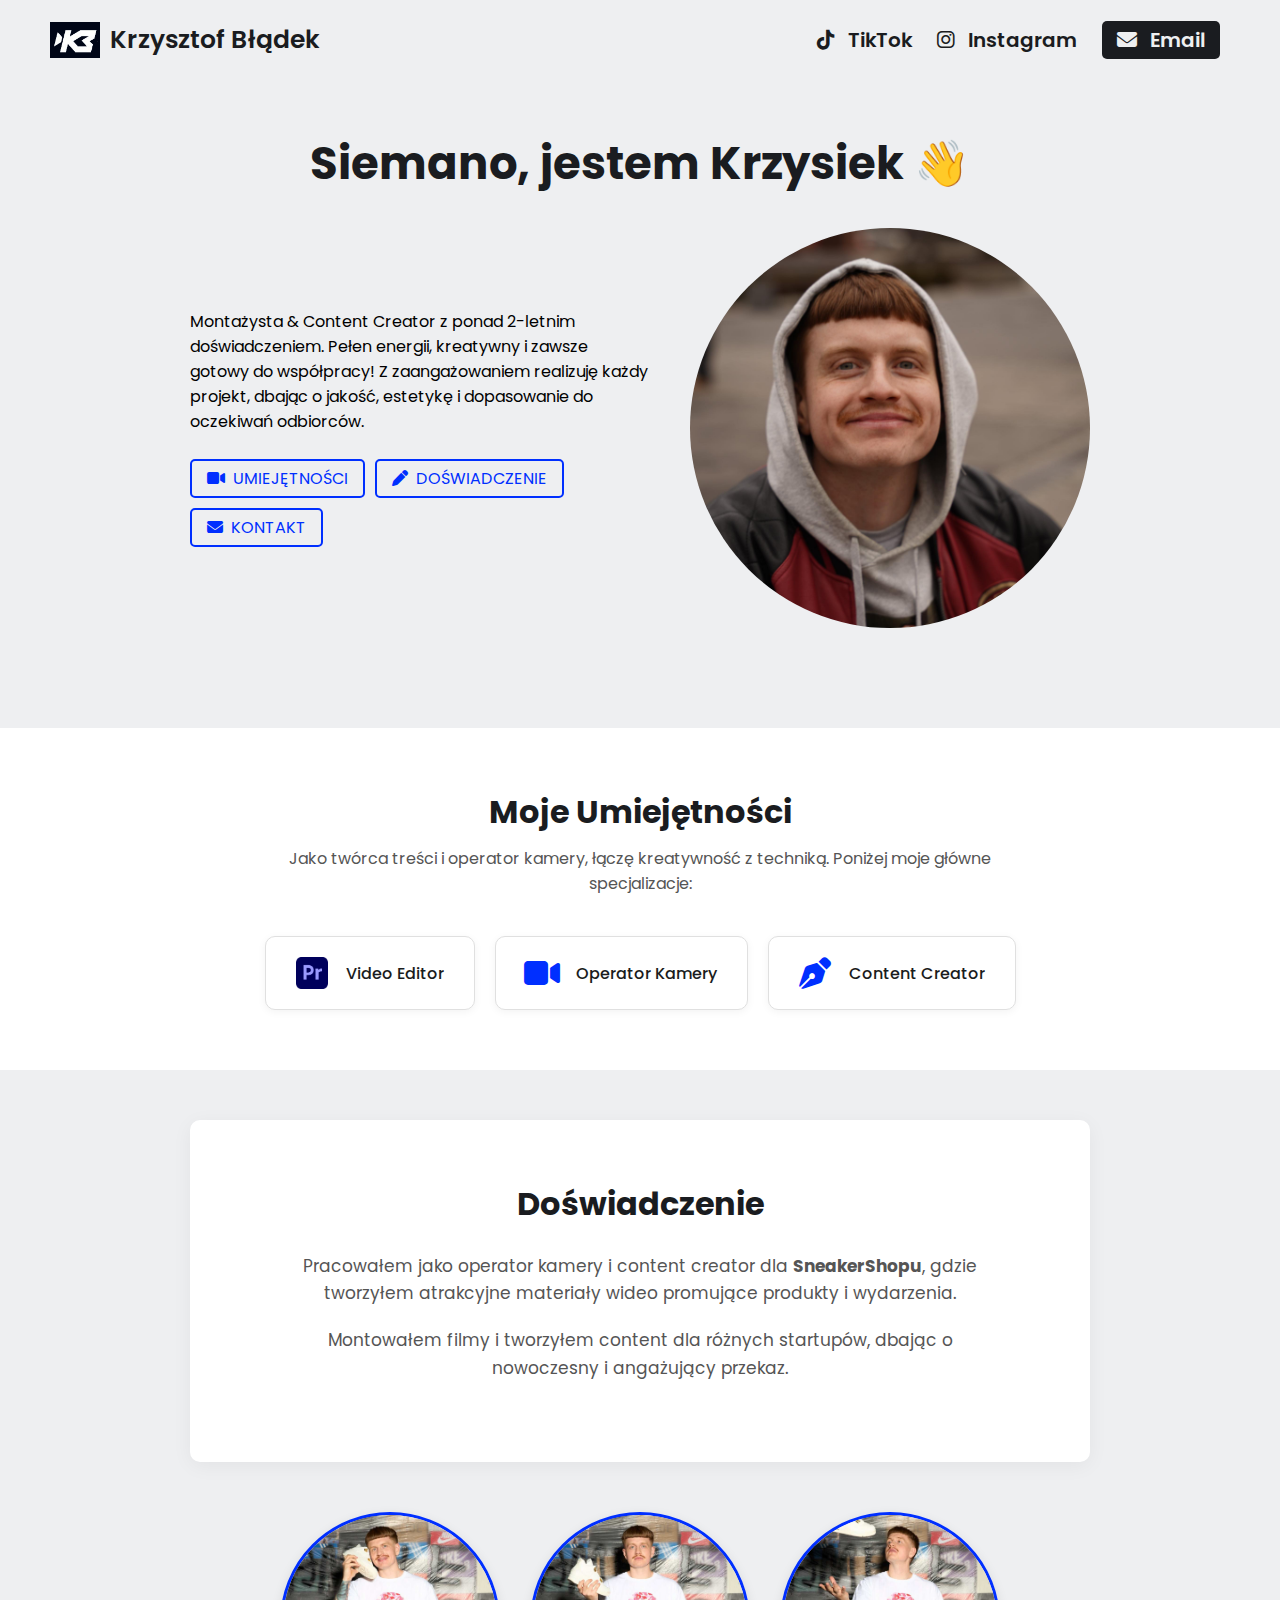
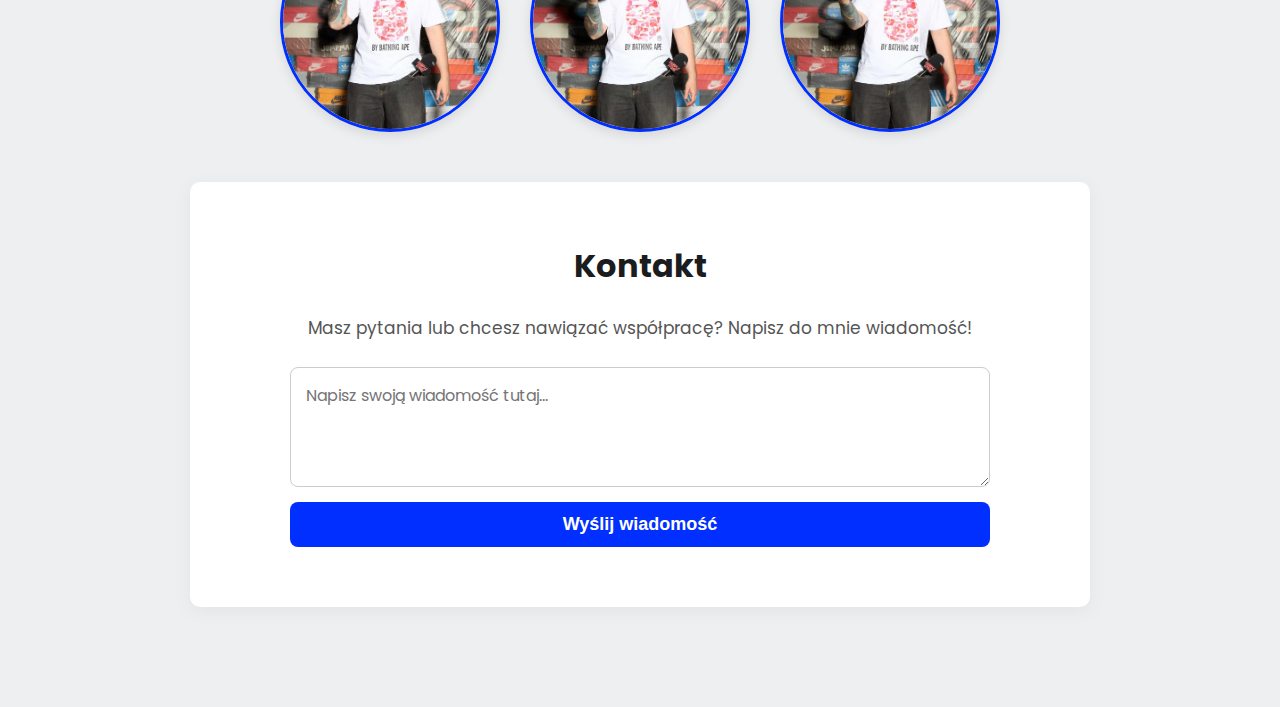
<file: index.html>
<!DOCTYPE html>
<html lang="en">
<head>
    <meta charset="UTF-8">
    <meta name="viewport" content="width=device-width, initial-scale=1.0">
    <title>Document</title>

 <link rel="preconnect" href="https://fonts.googleapis.com">
 <link rel="preconnect" href="https://fonts.gstatic.com" crossorigin>
 <link href="https://fonts.googleapis.com/css2?family=Nunito:ital@0;1&family=Poppins:ital,wght@400;600&display=swap" rel="stylesheet">

 <link rel="stylesheet" href="https://cdnjs.cloudflare.com/ajax/libs/font-awesome/6.7.2/css/all.min.css" integrity="sha512-Evv84Mr4kqVGRNSgIGL/F/aIDqQb7xQ2vcrdIwxfjThSH8CSR7PBEakCr51Ck+w+/U6swU2Im1vVX0SVk9ABhg==" crossorigin="anonymous" referrerpolicy="no-referrer" />
 
 <link rel="stylesheet" href="Styles.css">

 <title>Portfolio</title>
</head>
<body>
  <!-- NAVBAR -->
  <nav>
  <div class="left">
    <img src="strona zdjęcia/LOGO.png" alt="Logo" class="logo" />
    <a href="#">Krzysztof Błądek</a>
  </div>

    <div class="right">
      <a href="https://www.tiktok.com/@krzysiu_misiu" target="_blank" rel="noopener noreferrer">
    <i class="fa-brands fa-tiktok"></i>
    <span>TikTok</span>
    </a>

     <a href="https://www.instagram.com/krzysztof.bladek/" target="_blank" rel="noopener noreferrer">
    <i class="fa-brands fa-instagram"></i>
    <span>Instagram</span>
    </a>

    <a href="#kontakt">
    <i class="fa-solid fa-envelope"></i>
    <span>Email</span>
  </a>
</div>
  </nav>

  <main>
    <!-- SECTION 1: JA -->
    <section id="ja">
  <!-- NAGŁÓWEK NA GÓRZE -->
  <h2>Siemano, jestem Krzysiek 👋</h2>

  <!-- GŁÓWNA CZĘŚĆ TEKST + ZDJĘCIE -->
  <div class="ja-selection">
    <div class="text">
      <p>Montażysta & Content Creator z ponad 2-letnim doświadczeniem. Pełen energii, kreatywny i zawsze gotowy do współpracy! Z zaangażowaniem realizuję każdy projekt, dbając o jakość, estetykę i dopasowanie do oczekiwań odbiorców.</p>

      <div class="links">
        <a href="Umiejętności.html"><i class="fa-solid fa-video"></i><span>UMIEJĘTNOŚCI</span></a>
        <a href="doświadczenie.html"><i class="fa-solid fa-pen"></i><span>DOŚWIADCZENIE</span></a>
        <a href="#kontakt"><i class="fa-solid fa-envelope"></i><span>KONTAKT</span></a>
      </div>
    </div>

    <div class="headshot">
      <img src="strona zdjęcia/481259255_8856677941104222_508119963392414419_n.jpg" alt="Krzysztof Błądek headshot">
    </div>
  </div>
</section>

    <!-- SECTION 2: UMIEJĘTNOŚCI -->
    <section id="umiejetnosci">
  <h2>Moje Umiejętności</h2>
  <p>Jako twórca treści i operator kamery, łączę kreatywność z techniką.
     Poniżej moje główne specjalizacje:</p>

  <div class="skills-grid">
    <div class="skill-box">
      <img src="strona zdjęcia/Adobe-Premiere-Pro-CC-for-Teams-ENG--Dla-komercji.png" alt="Video Editor" width="40" />
      <span>Video Editor</span>
    </div>
    <div class="skill-box">
      <i class="fa-solid fa-video"></i>
      <span>Operator Kamery</span>
    </div>
    <div class="skill-box">
      <i class="fa-solid fa-pen-nib"></i>
      <span>Content Creator</span>
    </div>
  </div>
</section>

    <!-- SECTION 3: DOŚWIADCZENIE -->
    <section id="doswiadczenie">
        <h2>Doświadczenie</h2>
        <p>Pracowałem jako operator kamery i content creator dla <strong>SneakerShopu</strong>, gdzie tworzyłem atrakcyjne materiały wideo promujące produkty i wydarzenia.</p>
        <p>Montowałem filmy i tworzyłem content dla różnych startupów, dbając o nowoczesny i angażujący przekaz.</p>
    </section>
    <div class="experience-photos">
  <img src="strona zdjęcia/511043163_571551866027755_9091136854326442884_n.jpg" alt="Doświadczenie 1">
  <img src="strona zdjęcia/507183397_1227630112155178_6386573085132605556_n.jpg" alt="Doświadczenie 2">
  <img src="strona zdjęcia/507210055_585896251235482_8850122779981946907_n.jpg" alt="Doświadczenie 3">
</div>

    <!-- SECTION 4: KONTAKT -->
   <section id="kontakt">
  <h2>Kontakt</h2>
  <p>Masz pytania lub chcesz nawiązać współpracę? Napisz do mnie wiadomość!</p>

  <form id="contact-form" action="mailto:krzysztof.bladek01@gmail.com" method="POST" enctype="text/plain" onsubmit="return sendEmail(event)">
    <textarea name="message" placeholder="Napisz swoją wiadomość tutaj..." required></textarea>
    <button type="submit">Wyślij wiadomość</button>
  </form>
</section>
</main>
</html>
</file>
<file: Styles.css>
:root {
    --text-color: #1a1c20;
    --link-color: #002fff;
    --background-color: #eeeff1; 
}

* {
   margin: 0;
   padding: 0;
   box-sizing: border-box;
}

html {
    scroll-behavior: smooth;
}

body {
    font-family: 'Poppins', sans-serif;
    background-color: var(--background-color);
}

a {
    color: var(--link-color);
    text-decoration: none;
}

/* NAVBAR */
nav {
    display: flex;
    justify-content: space-between;
    align-items:center ;

    padding: 0 50px;
    height: 80px; 
}

nav .left a {
    color: var(--text-color);
    font-size: 25px;
    font-weight: 600;
}

nav .right a {
    color: var(--text-color);
    font-size: 20px;
    font-weight: 600;
    margin: 0 10px;
}

nav .right a:last-child {
    color: var(--background-color);
    background-color: var(--text-color);
    padding: 5px 15px;
    border-radius: 5px;
}

nav .right a span {
    margin-left: 5px;
}

/* SECTION 1: JA */
/* H2 na górze */
#ja h2 {
    font-size: 45px;
    text-align: center;
    margin-top: 50px;
    margin-bottom: 30px;
    color: var(--text-color);
}


.ja-selection {
    display: flex;
    justify-content: space-between;
    align-items: center;
    padding: 0 50px;
    gap: 40px;
    flex-wrap: wrap; 
    max-width: 1000px;
    margin: 0 auto 100px;
}
.ja-selection .text {
flex: 10;
}

.ja-selection .text h2 {
font-size: 45px;
}

.ja-selection .text .links {
margin-top: 25px
}

.ja-selection .text .links {
    display: flex;
    flex-wrap: wrap;
    gap: 10px;
}

.ja-selection .text .links a {
    padding: 5px 15px;
    border: 2px solid var(--link-color);
    border-radius: 5px;
    transition: 0.2s;
    white-space: nowrap; 
}

.ja-selection .text .links a:hover {
   color: var(--text-color);
   border: 2px solid var(--text-color);
}

.ja-selection .headshot {
flex: 2;
display: flex;
justify-content: right;
}

.ja-selection .headshot img {
    width: 400px;
    border-radius: 50%;
}


@media (max-width: 850px) {
    /* SECTION 1: JA */
    .hero-section .text h2 {
        font-size: 35px;
    }
}
@media (max-width: 740x) {
    /* SECTION 1: JA */
    .hero-section  {
        flex-direction: column-reverse;
    }

    .hero-section ,headshot img {
       width: 300px;
    }
}
@media (max-width: 600px) {
    /* NAVBAR */
    nav {
        padding: 0 20px;
    }

    nav .right a {
        font-size: 22px;
    }

    nav .right a:last-child {
        color: var(--text-color);
        background-color: transparent;
        padding: 0;
    }

    nav .right a span {
        display: none;
    }
}

/* SECTION 1: JA */
#umiejetnosci {
    padding: 60px 20px;
    text-align: center;
    background-color: #fff;
}

#umiejetnosci h2 {
    font-size: 32px;
    margin-bottom: 10px;
    color: var(--text-color);
}

#umiejetnosci p {
    max-width: 800px;
    margin: 0 auto 40px auto;
    color: #555;
    font-size: 16px;
}

.skills-grid {
    display: flex;
    flex-wrap: wrap;
    justify-content: center;
    gap: 20px;
}

.skill-box {
    background-color: #fff;
    border: 1.5px solid #e0e0e0;
    border-radius: 10px;
    padding: 20px 30px;
    min-width: 140px;
    display: flex;
    align-items: center;
    gap: 10px;
    box-shadow: 0 2px 8px rgba(0,0,0,0.05);
    transition: all 0.3s ease;
}

.skill-box:hover {
    transform: translateY(-4px);
    box-shadow: 0 4px 16px rgba(0,0,0,0.1);
}

.skill-box img {
    width: 32px;
    height: 32px;
}

.skill-box i {
    font-size: 32px;  
    color: var(--link-color);
    width: 32px;
    height: 32px;
    display: flex;
    align-items: center;
    justify-content: center;
}

.skill-box span {
    font-weight: 500;
    font-size: 16px;
    color: var(--text-color);
}
/* SECTION 3: DOŚWIADCZENIE */
#doswiadczenie {
    background-color: #fff;
    padding: 60px 20px;
    max-width: 900px;
    margin: 50px auto;
    border-radius: 10px;
    box-shadow: 0 4px 20px rgba(0,0,0,0.05);
    color: var(--text-color);
    text-align: center;
}

#doswiadczenie h2 {
    font-size: 32px;
    margin-bottom: 25px;
}

#doswiadczenie p {
    font-size: 17px;
    max-width: 700px;
    margin: 0 auto 20px auto;
    color: #555;
    line-height: 1.6;
}

.experience-photos {
    display: flex;
    justify-content: center;
    gap: 30px;
    margin-top: 30px;
    flex-wrap: wrap;
}

.experience-photos img {
    width: 220px;  
    height: 220px; 
    object-fit: cover;
    border-radius: 50%;
    border: 3px solid var(--link-color);
    box-shadow: 0 4px 12px rgba(0, 0, 0, 0.1);
    transition: transform 0.3s ease;
}

.experience-photos img:hover {
    transform: scale(1.05);
}

/* SECTION 4: KONTAKT */
#kontakt {
    background-color: #fff;
    padding: 60px 20px;
    max-width: 900px;
    margin: 50px auto 100px auto;
    border-radius: 10px;
    box-shadow: 0 4px 20px rgba(0,0,0,0.05);
    color: var(--text-color);
    text-align: center;
}

#kontakt h2 {
    font-size: 32px;
    margin-bottom: 25px;
    text-align: center;
    color: var(--text-color);
}

#kontakt p {
    font-size: 17px;
    max-width: 700px;
    margin: 0 auto 25px auto;
    color: #555;
    line-height: 1.6;
}

#kontakt form {
    max-width: 700px;
    margin: 0 auto;
    display: flex;
    flex-direction: column;
    gap: 15px;
}

#kontakt textarea {
    resize: vertical;
    min-height: 120px;
    padding: 15px;
    font-size: 16px;
    border: 1.5px solid #ccc;
    border-radius: 8px;
    font-family: 'Poppins', sans-serif;
    color: var(--text-color);
    transition: border-color 0.3s ease;
}

#kontakt textarea:focus {
    border-color: var(--link-color);
    outline: none;
}

#kontakt button {
    background-color: var(--link-color);
    color: white;
    font-size: 18px;
    padding: 12px 25px;
    border: none;
    border-radius: 8px;
    cursor: pointer;
    font-weight: 600;
    transition: background-color 0.3s ease;
}

#kontakt button:hover {
    background-color: #000099;
}

/* RESPONSYWNOŚĆ */
@media (max-width: 600px) {
    #kontakt {
        padding: 40px 15px;
        margin: 40px 15px;
    }

    #kontakt form {
        max-width: 100%;
    }
}
/* RESPONSYWNOŚĆ */
@media (max-width: 600px) {
    #doswiadczenie, #kontakt {
        padding: 40px 15px;
        margin: 40px 15px;
    }

    #kontakt ul {
        max-width: 100%;
    }
}

nav .right a span,
.ja-selection .text .links a span,
.skill-box span {
    margin-left: 8px; 
}


nav .left {
  display: flex;
  align-items: center; 
  gap: 10px; 
}

nav .left .logo {
  width: 50px; 
  height: auto;
  display: block;
}
</file>
